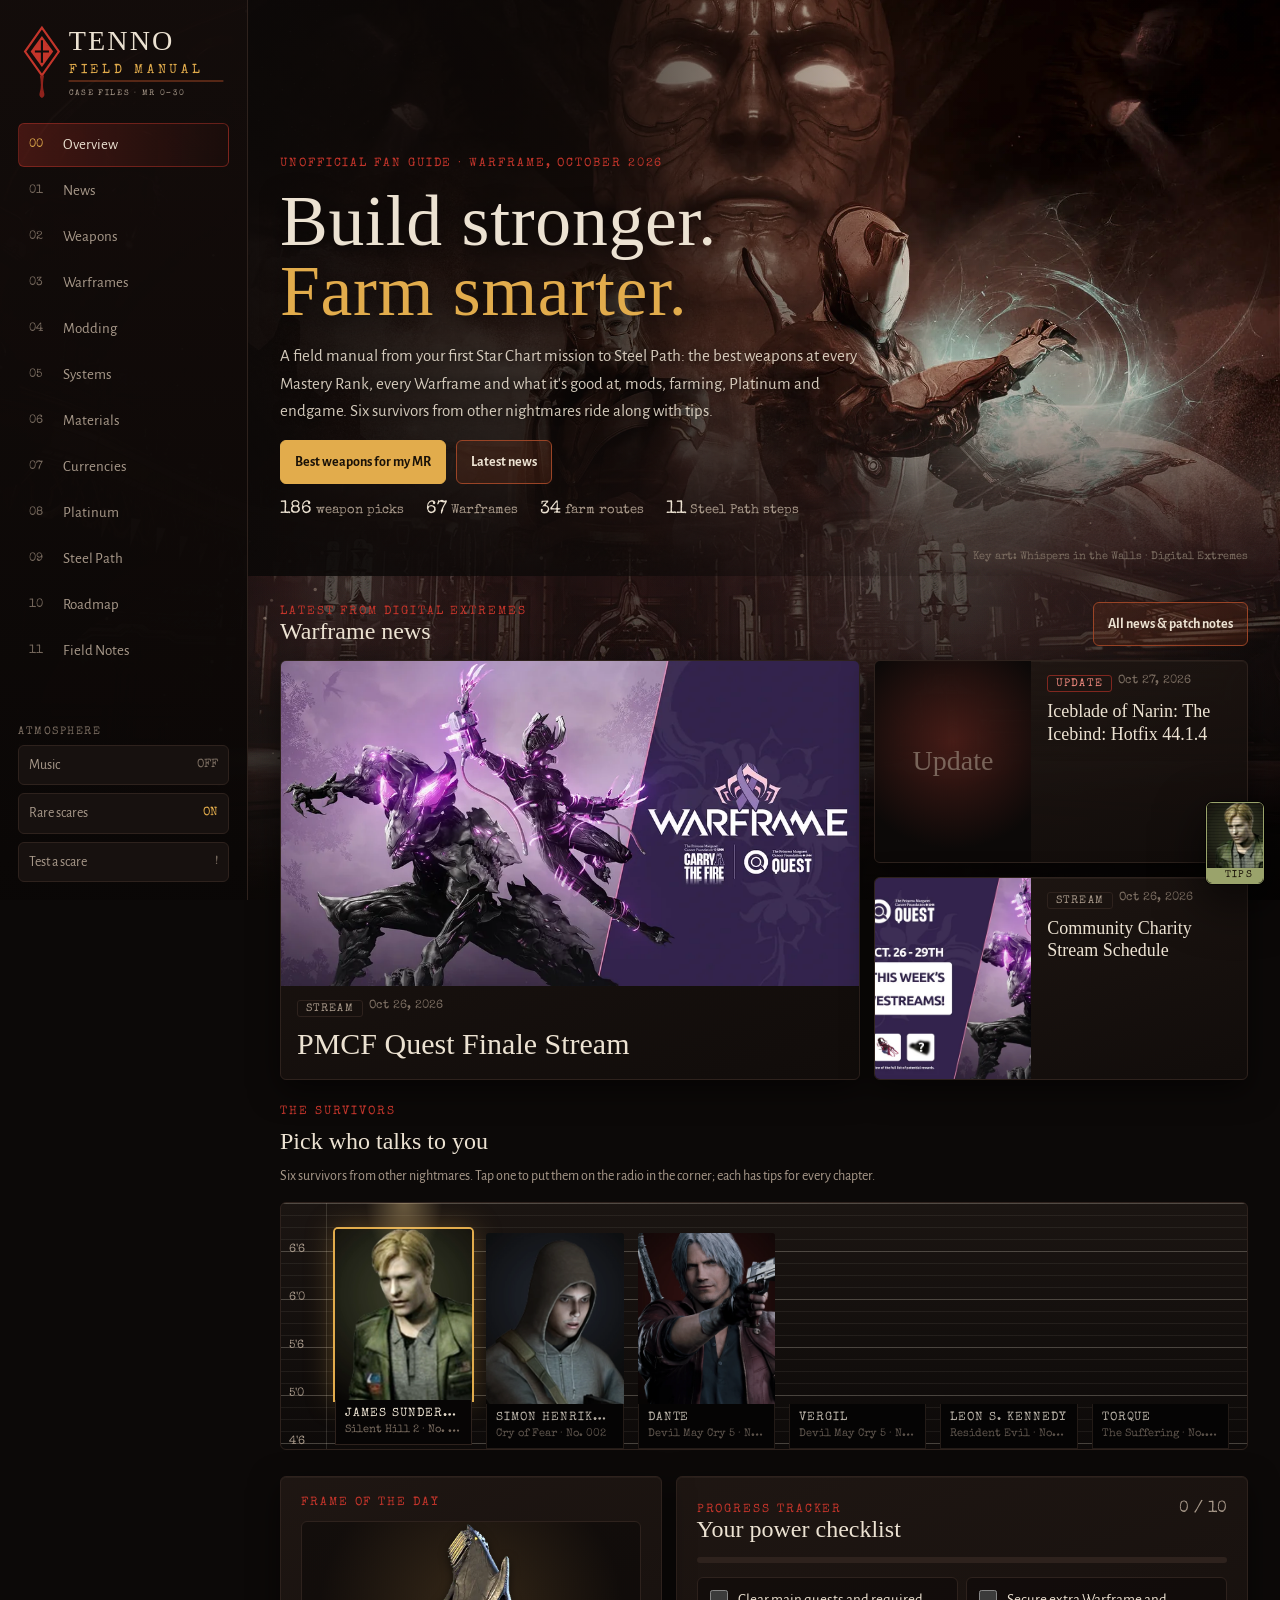
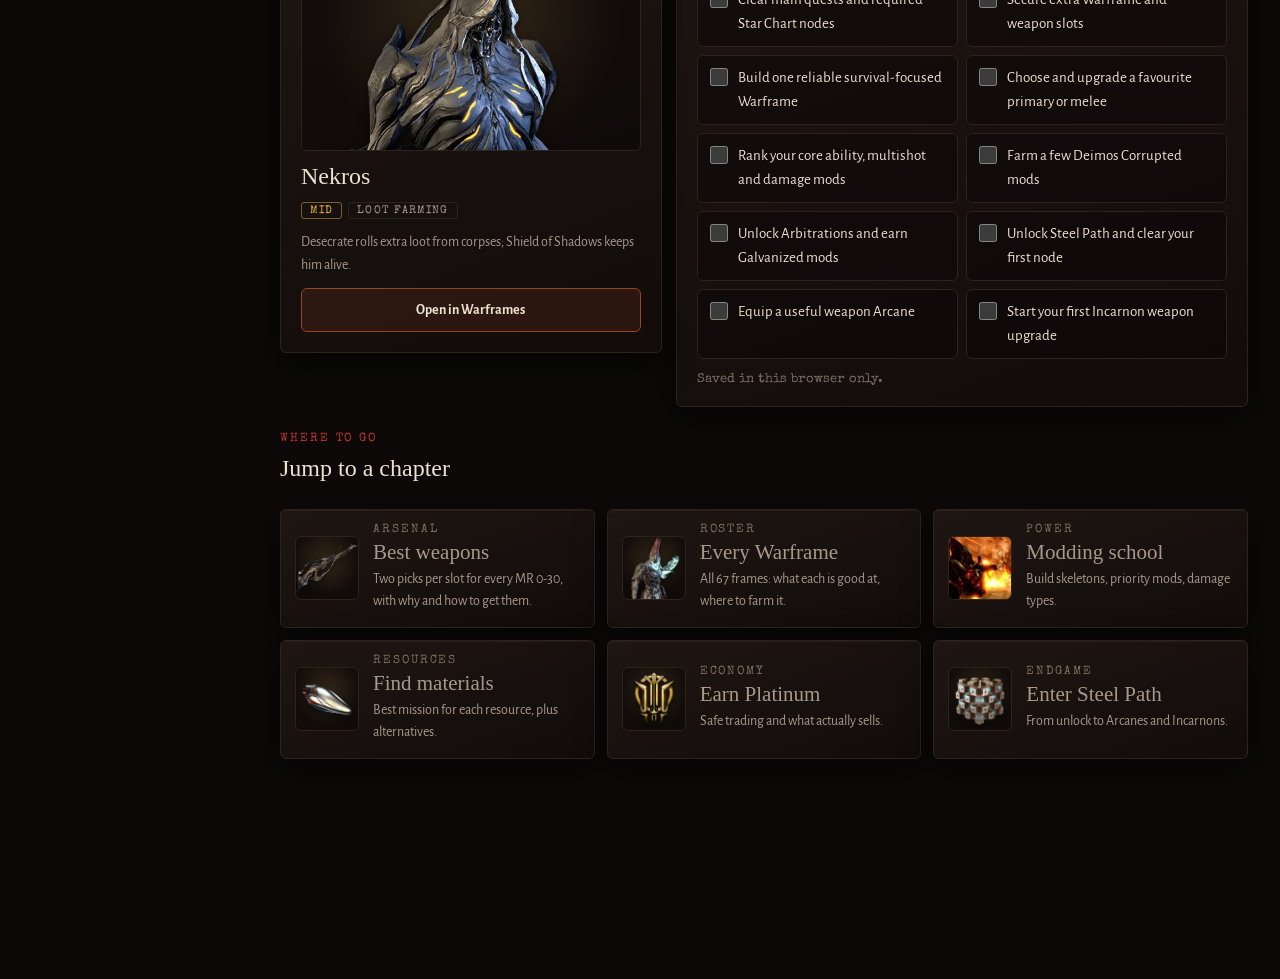
<file: warframe-guide/index.html>
<!doctype html>
<html lang="en">
<head>
<meta charset="utf-8">
<meta name="viewport" content="width=device-width, initial-scale=1, viewport-fit=cover">
<title>Tenno Field Manual</title>
<meta name="claude:viewport-fit-sides" content="cover">
<meta name="description" content="Unofficial horror-themed Warframe guide: best weapons for every Mastery Rank, every Warframe, modding, farming, Platinum and Steel Path, with tips from six survival-horror companions.">
<meta name="theme-color" content="#0c0908">
<link rel="preconnect" href="https://fonts.googleapis.com">
<link rel="preconnect" href="https://fonts.gstatic.com" crossorigin>
<link rel="stylesheet" href="https://fonts.googleapis.com/css2?family=Alegreya+Sans:wght@400;500;700&family=IM+Fell+English+SC&family=Special+Elite&display=swap">
<link rel="stylesheet" href="assets/style.css">
</head>
<body>
<div class="backdrop" id="backdrop" aria-hidden="true"></div>
<canvas id="room" aria-hidden="true"></canvas>
<div class="fog" aria-hidden="true"></div>
<div class="grain" aria-hidden="true"></div>
<div class="vignette" aria-hidden="true"></div>

<svg width="0" height="0" style="position:absolute" aria-hidden="true">
  <defs>
    <filter id="distress" x="-5%" y="-5%" width="110%" height="110%">
      <feTurbulence type="fractalNoise" baseFrequency=".9" numOctaves="2" seed="4" result="n"/>
      <feDisplacementMap in="SourceGraphic" in2="n" scale="1.6" result="d"/>
      <feTurbulence type="fractalNoise" baseFrequency="2.2" numOctaves="1" seed="9" result="speck"/>
      <feColorMatrix in="speck" type="matrix" values="0 0 0 0 0  0 0 0 0 0  0 0 0 0 0  0 0 0 -1.1 1.75" result="mask"/>
      <feComposite in="d" in2="mask" operator="in"/>
    </filter>
    <symbol id="logo" viewBox="0 0 300 118">
      <g filter="url(#distress)">
        <path d="M34 8 L58 42 L34 76 L10 42 Z" fill="none" stroke="#c4352b" stroke-width="3"/>
        <path d="M34 20 L50 42 L34 64 L18 42 Z" fill="#c4352b"/>
        <path d="M34 26 L34 58 M24 42 L44 42" stroke="#0c0908" stroke-width="3"/>
        <path d="M31 76 q3 14 0 24 q-2 6 3 8 q5 -2 3 -8 q-3 -10 0 -24z" fill="#8f231c"/>
        <text x="72" y="40" fill="#ece2d2" font-family="IM Fell English SC, Georgia, serif" font-size="40" letter-spacing="3">TENNO</text>
        <text x="72" y="72" fill="#e2ac4c" font-family="Special Elite, Courier New, monospace" font-size="18.5" letter-spacing="5.5">FIELD MANUAL</text>
        <path d="M72 84 H292" stroke="#9a4426" stroke-width="1.5"/>
        <text x="72" y="104" fill="#a8998a" font-family="Special Elite, Courier New, monospace" font-size="11" letter-spacing="2.4">CASE FILES · MR 0–30</text>
      </g>
    </symbol>
  </defs>
</svg>

<div class="shell">
  <aside class="sidebar" aria-label="Chapters">
    <a class="logo" href="#home" aria-label="Tenno Field Manual home"><svg viewBox="0 0 300 118" role="img" aria-label="Tenno Field Manual"><use href="#logo"/></svg></a>
    <nav class="chapters" id="chapters" aria-label="Guide chapters"></nav>
    <div class="controls">
      <span class="label">Atmosphere</span>
      <button class="toggle" type="button" data-toggle="ambience" aria-pressed="false">Music <b>OFF</b></button>
      <label class="vol" hidden><span>Volume</span><input type="range" id="vol-side" min="0" max="100" step="1" aria-label="Music volume"></label>
      <button class="toggle" type="button" data-toggle="scares" aria-pressed="true">Rare scares <b>ON</b></button>
      <button class="toggle" type="button" data-toggle="test">Test a scare <b>!</b></button>
    </div>
  </aside>

  <header class="topbar">
    <div class="bar">
      <a class="logo" href="#home" aria-label="Tenno Field Manual home"><svg viewBox="0 0 300 118" role="img" aria-label="Tenno Field Manual"><use href="#logo"/></svg></a>
      <div class="mini">
        <button class="toggle" type="button" data-toggle="ambience" aria-pressed="false" aria-label="Music">Music <b>OFF</b></button>
        <button class="toggle" type="button" data-toggle="scares" aria-pressed="true" aria-label="Rare scares">Scares <b>ON</b></button>
      </div>
    </div>
    <nav class="strip" id="strip" aria-label="Guide chapters"></nav>
  </header>

  <main><div class="page" id="page"></div></main>
</div>

<aside class="radio" id="radio" aria-label="Companion tips">
  <div class="face" id="r-face" role="button"></div>
  <div class="body">
    <button class="hide" id="r-hide" type="button" aria-label="Hide companion tips">×</button>
    <div class="who"><b id="r-name"></b><span id="r-game"></span></div>
    <div class="tag" id="r-tag"></div>
    <p class="line" id="r-line" aria-live="polite"></p>
    <div class="row">
      <button class="btn primary" id="r-next" type="button">Another hint ↻</button>
      <button class="btn" id="r-tone" type="button">Tone: Mixed</button>
      <div class="dots" id="r-dots" role="group" aria-label="Choose companion"></div>
    </div>
  </div>
</aside>
<div class="scare" id="scare" aria-hidden="true"><div class="sc-face"></div><canvas class="sc-static" width="160" height="90"></canvas><p></p></div>
<div class="power" aria-hidden="true"></div>

<noscript><p style="position:relative;z-index:5;padding:24px;color:#ece2d2">This guide needs JavaScript for its chapters and search.</p></noscript>
<script src="assets/art.js"></script>
<script src="assets/keyart.js"></script>
<script src="assets/data.js"></script>
<script src="assets/news.js"></script>
<script src="assets/portraits.js"></script>
<script src="assets/companions.js"></script>
<script src="assets/app.js"></script>
</body>
</html>
</file>
<file: warframe-guide/assets/style.css>
/* Layout: a sanatorium case file. Fixed sidebar of chapter tabs on desktop, sticky chapter strip on phones,
   painted canvas room behind everything, and a companion "radio" in the bottom-right corner.
   Deliberately single-theme (dark horror), so every colour is set explicitly here. */
:root {
  color-scheme: dark;
  --void: #0c0908;          /* page ground */
  --ash: #17110f;           /* panels */
  --ash-2: #211814;         /* raised panels */
  --soot: #2e221d;          /* borders on panels */
  --bone: #ece2d2;          /* main text */
  --fog: #a8998a;           /* secondary text */
  --dim: #7b6d61;           /* captions */
  --rust: #9a4426;          /* structure, rules */
  --blood: #c4352b;         /* alarms, active states */
  --lamp: #e2ac4c;          /* flashlight amber: the one bold accent */
  --lamp-ink: #1a1208;      /* text on lamp */
  --shadow: rgba(0, 0, 0, .55);
  --display: "IM Fell English SC", "IM Fell English", Georgia, "Times New Roman", serif;
  --memo: "Special Elite", "Courier Prime", "Courier New", monospace;
  --body: "Alegreya Sans", "Gill Sans", "Trebuchet MS", system-ui, sans-serif;
  --radius: 6px;
  --side: 248px;
}

* { box-sizing: border-box; }
html { scroll-behavior: smooth; background: var(--void); }
body {
  margin: 0;
  background: var(--void);
  color: var(--bone);
  font: 16px/1.6 var(--body);
  -webkit-font-smoothing: antialiased;
  overflow-x: hidden;
}
body::before { content: ""; position: fixed; inset: 0 0 auto; height: env(safe-area-inset-top, 0px); z-index: 60; background: var(--void); }
a { color: var(--lamp); text-underline-offset: 3px; }
a:hover { color: var(--bone); }
button, input, select { font: inherit; color: inherit; }
button { cursor: pointer; }
:focus-visible { outline: 2px solid var(--lamp); outline-offset: 3px; }
h1, h2, h3 { text-wrap: balance; margin: 0; font-weight: 400; }
p { margin: 0; }
img { max-width: 100%; }
[hidden] { display: none !important; }

/* ---------- atmosphere layers ---------- */
.backdrop { position: fixed; inset: 0; z-index: 0; background: var(--void) center 30% / cover no-repeat; }
.backdrop::after { content: ""; position: absolute; inset: 0; background: linear-gradient(180deg, rgba(12, 9, 8, .35), rgba(12, 9, 8, .62) 60%, rgba(12, 9, 8, .82)); }
#room { position: fixed; inset: 0; width: 100%; height: 100%; z-index: 0; display: block; }
.power { position: fixed; inset: 0; z-index: 95; pointer-events: none; background: #000; opacity: 0; }
body.power-on .power { animation: power 1.8s steps(1, end) both; }
body.power-on .burn { animation: burn 2.5s ease-out both; }
@keyframes power { 0% { opacity: 0; } 6% { opacity: .88; } 10% { opacity: .2; } 15% { opacity: .92; } 22% { opacity: .35; } 27% { opacity: .82; } 40% { opacity: .1; } 46% { opacity: .5; } 52%, 100% { opacity: 0; } }
@keyframes burn { 0%, 45% { opacity: .35; text-shadow: none; } 62% { opacity: 1; text-shadow: 0 0 30px rgba(226, 172, 76, .7); } 100% { opacity: 1; } }
.fog, .grain, .vignette { position: fixed; inset: 0; pointer-events: none; z-index: 1; }
.fog {
  background:
    radial-gradient(60% 35% at 20% 85%, rgba(150, 130, 115, .10), transparent 70%),
    radial-gradient(50% 30% at 80% 75%, rgba(150, 130, 115, .08), transparent 70%);
  animation: drift 38s ease-in-out infinite alternate;
}
.grain {
  opacity: .14; mix-blend-mode: overlay;
  background-image: url("data:image/svg+xml;utf8,<svg xmlns='http://www.w3.org/2000/svg' width='160' height='160'><filter id='n'><feTurbulence type='fractalNoise' baseFrequency='.85' numOctaves='3' stitchTiles='stitch'/></filter><rect width='160' height='160' filter='url(%23n)'/></svg>");
  animation: grain 1.2s steps(4) infinite;
}
.vignette { background: radial-gradient(120% 90% at 50% 40%, transparent 45%, rgba(0, 0, 0, .78) 100%); }
body[data-flicker="on"] .vignette { animation: flicker 9s infinite; }
@keyframes drift { from { transform: translateX(-3%); } to { transform: translateX(3%); } }
@keyframes grain { 0% { transform: translate(0, 0); } 25% { transform: translate(-6px, 4px); } 50% { transform: translate(5px, -5px); } 75% { transform: translate(-3px, -7px); } 100% { transform: translate(0, 0); } }
@keyframes flicker { 0%, 92%, 100% { opacity: 1; } 93% { opacity: .55; } 94% { opacity: 1; } 96% { opacity: .7; } }

/* ---------- shell ---------- */
.shell { position: relative; z-index: 2; min-height: 100vh; }
.sidebar {
  position: fixed; top: 0; bottom: 0; left: 0; width: var(--side); z-index: 30;
  padding: calc(22px + env(safe-area-inset-top, 0px)) 18px calc(18px + env(safe-area-inset-bottom, 0px)) max(18px, env(safe-area-inset-left, 0px));
  background: linear-gradient(180deg, rgba(20, 13, 11, .94), rgba(10, 7, 6, .96));
  border-right: 1px solid var(--soot);
  display: flex; flex-direction: column; gap: 18px; overflow-y: auto;
}
.logo { display: block; text-decoration: none; color: var(--bone); }
.logo svg { display: block; width: 100%; height: auto; }
.chapters { display: flex; flex-direction: column; gap: 2px; }
.chapter {
  display: grid; grid-template-columns: 26px 1fr; align-items: center; gap: 8px;
  padding: 9px 10px; border: 1px solid transparent; border-radius: var(--radius);
  background: transparent; color: var(--fog); text-align: left; font-size: 15px;
}
.chapter .no { font: 12px var(--memo); color: var(--dim); }
.chapter:hover { color: var(--bone); background: rgba(154, 68, 38, .12); }
.chapter[aria-current="page"] { color: var(--bone); background: linear-gradient(90deg, rgba(196, 53, 43, .28), rgba(196, 53, 43, .04)); border-color: rgba(196, 53, 43, .45); }
.chapter[aria-current="page"] .no { color: var(--lamp); }
.controls { margin-top: auto; display: grid; gap: 8px; }
.controls .label { font: 11px var(--memo); letter-spacing: .14em; text-transform: uppercase; color: var(--dim); }
.toggle {
  display: flex; justify-content: space-between; align-items: center; gap: 10px;
  padding: 8px 10px; border: 1px solid var(--soot); border-radius: var(--radius); background: var(--ash); color: var(--fog); font-size: 14px;
}
.toggle b { font: 12px var(--memo); color: var(--dim); }
.toggle[aria-pressed="true"] b { color: var(--lamp); }
.toggle:hover { border-color: var(--rust); color: var(--bone); }

.topbar { display: none; }
main {
  --gutter: 32px; --top: 34px;
  margin-left: var(--side);
  padding-block: 34px 220px;
  padding-left: max(32px, env(safe-area-inset-left, 0px));
  padding-right: max(32px, env(safe-area-inset-right, 0px));
}
.page { max-width: 1080px; margin: 0 auto; }
.view { display: grid; gap: 26px; animation: rise .35s ease both; }
.view[hidden] { display: none !important; }
@keyframes rise { from { opacity: .4; transform: translateY(6px); } to { opacity: 1; transform: none; } }

/* ---------- type ---------- */
.case { font: 12px var(--memo); letter-spacing: .16em; text-transform: uppercase; color: var(--blood); }
.title { font: 400 clamp(32px, 4.6vw, 52px)/1.04 var(--display); letter-spacing: .01em; }
.lede { max-width: 66ch; color: var(--fog); font-size: 17px; }
.head { display: grid; gap: 10px; }
h3.sub { font: 400 24px/1.15 var(--display); }
.memo { font-family: var(--memo); }
.muted { color: var(--fog); }
.small { font-size: 14px; }

/* ---------- surfaces ---------- */
.panel {
  background: linear-gradient(160deg, rgba(33, 24, 20, .92), rgba(18, 13, 11, .94));
  border: 1px solid var(--soot); border-radius: var(--radius);
  box-shadow: 0 10px 30px var(--shadow), inset 0 1px 0 rgba(255, 240, 220, .04);
}
.note {
  padding: 14px 16px; border-left: 3px solid var(--blood); background: rgba(196, 53, 43, .09); color: var(--bone);
  border-radius: 0 var(--radius) var(--radius) 0; font-size: 15px;
}
.note b { color: var(--lamp); font-weight: 600; }
.grid { display: grid; gap: 14px; grid-template-columns: repeat(auto-fill, minmax(min(100%, 300px), 1fr)); }
.grid.two { grid-template-columns: repeat(auto-fill, minmax(min(100%, 420px), 1fr)); }
.card { padding: 18px; display: grid; gap: 8px; align-content: start; min-width: 0; }
.card h3 { font: 400 21px/1.2 var(--display); }
.card p { color: var(--fog); font-size: 15px; }
.card p b { color: var(--bone); font-weight: 600; }
.chip {
  justify-self: start; display: inline-block; padding: 2px 8px; border: 1px solid var(--soot); border-radius: 3px;
  font: 11px var(--memo); letter-spacing: .1em; text-transform: uppercase; color: var(--fog); white-space: nowrap;
}
.chip.lamp { border-color: rgba(226, 172, 76, .5); color: var(--lamp); }
.chip.blood { border-color: rgba(196, 53, 43, .6); color: #f08a7f; }
.card-top { display: flex; gap: 12px; align-items: center; min-width: 0; }
.card-top > div { min-width: 0; display: grid; gap: 4px; }
.art {
  flex: none; width: 64px; height: 64px; border-radius: var(--radius); display: grid; place-items: center;
  background: radial-gradient(circle at 50% 40%, rgba(226, 172, 76, .14), rgba(0, 0, 0, .35) 70%); border: 1px solid var(--soot); overflow: hidden;
}
.art img { width: 100%; height: 100%; object-fit: contain; filter: drop-shadow(0 3px 5px rgba(0, 0, 0, .6)); }
.art .glyph { font: 26px var(--display); color: var(--lamp); }
.art.big { width: 92px; height: 92px; }
details { border-top: 1px dashed var(--soot); padding-top: 8px; }
summary { cursor: pointer; color: var(--lamp); font: 13px var(--memo); letter-spacing: .06em; list-style: none; display: flex; justify-content: space-between; }
summary::-webkit-details-marker { display: none; }
summary::after { content: "+"; color: var(--fog); }
details[open] summary::after { content: "−"; }
details p { margin-top: 8px; }

/* ---------- toolbars ---------- */
.toolbar { display: flex; flex-wrap: wrap; gap: 10px; align-items: center; }
.search, .select {
  min-height: 44px; padding: 10px 12px; border-radius: var(--radius); border: 1px solid var(--soot);
  background: rgba(10, 7, 6, .85); color: var(--bone); outline: none;
}
.search { flex: 1 1 260px; min-width: 0; }
.search::placeholder { color: var(--dim); }
.search:focus, .select:focus { border-color: var(--lamp); }
.btn {
  min-height: 44px; padding: 9px 14px; border-radius: var(--radius); border: 1px solid var(--rust);
  background: rgba(154, 68, 38, .18); color: var(--bone); font-weight: 600; font-size: 14px;
}
.btn:hover { background: rgba(154, 68, 38, .32); }
.btn.on, .btn.primary { background: var(--lamp); border-color: var(--lamp); color: var(--lamp-ink); }
.pills { display: flex; flex-wrap: wrap; gap: 6px; }
.pill { min-height: 34px; padding: 4px 11px; border-radius: 3px; border: 1px solid var(--soot); background: var(--ash); color: var(--fog); font-size: 14px; }
.pill[aria-pressed="true"] { background: var(--blood); border-color: var(--blood); color: var(--bone); }
.status { font: 13px var(--memo); color: var(--dim); }

/* ---------- home ---------- */
.hero-art {
  position: relative; overflow: hidden; display: grid; align-items: end;
  margin: calc(-1 * var(--top)) calc(-1 * var(--gutter)) 0; min-height: clamp(480px, 64vh, 660px);
}
.hero-img {
  position: absolute; inset: 0; width: 100%; height: 100%; object-fit: cover; object-position: 72% 28%;
  -webkit-mask-image: linear-gradient(180deg, #000 62%, transparent); mask-image: linear-gradient(180deg, #000 62%, transparent);
}
.hero-art::before {
  content: ""; position: absolute; inset: 0; z-index: 1;
  background: linear-gradient(90deg, rgba(12, 9, 8, .94) 0%, rgba(12, 9, 8, .72) 34%, rgba(12, 9, 8, .1) 66%, transparent);
}
.hero-text { position: relative; z-index: 2; display: grid; gap: 16px; max-width: 780px; padding: 48px var(--gutter) 58px; }
.hero-text .title { font-size: clamp(44px, 5.6vw, 80px); line-height: .98; text-shadow: 0 3px 24px rgba(0, 0, 0, .85); }
.hero-text .title em { font-style: normal; color: var(--lamp); }
.hero-text .lede { color: var(--bone); opacity: .88; text-shadow: 0 1px 10px rgba(0, 0, 0, .9); }
.hero-actions { display: flex; flex-wrap: wrap; gap: 10px; }
.credit { position: absolute; right: var(--gutter); bottom: 14px; z-index: 2; font: 11px var(--memo); color: var(--dim); }
.facts { display: flex; flex-wrap: wrap; gap: 8px 22px; font: 13px var(--memo); color: var(--fog); }
.facts b { color: var(--bone); font-weight: 400; font-size: 18px; margin-right: 4px; }
.featured { padding: 20px; display: grid; gap: 12px; align-content: start; position: relative; overflow: hidden; }
.featured .art { width: 100%; height: 230px; }
.featured .art img { width: 100%; height: 100%; object-fit: contain; }
.lineup-wrap { display: grid; gap: 14px; }
.lineup {
  position: relative; overflow: hidden; padding: 30px 18px 0 54px; border: 1px solid var(--soot); border-radius: var(--radius);
  background:
    repeating-linear-gradient(180deg, rgba(236, 226, 210, .2) 0 1px, transparent 1px 48px),
    repeating-linear-gradient(180deg, rgba(236, 226, 210, .07) 0 1px, transparent 1px 12px),
    linear-gradient(180deg, #1b1512, #0d0a09);
}
.ruler { position: absolute; left: 0; top: 0; bottom: 0; width: 46px; border-right: 1px solid rgba(236, 226, 210, .15); }
.ruler span { position: absolute; left: 8px; font: 12px var(--memo); color: var(--fog); }
.cast { position: relative; display: grid; grid-template-columns: repeat(6, minmax(0, 1fr)); gap: 14px; align-items: start; }
.cast-card {
  position: relative; padding: 0; border: 0; background: none; display: grid; text-align: left; color: var(--bone);
  filter: brightness(.78) saturate(.85); transition: filter .25s, transform .25s;
}
.cast-card::before {
  content: ""; position: absolute; left: 10%; right: 10%; top: -30px; height: 70%; z-index: 1; pointer-events: none; opacity: 0;
  background: radial-gradient(50% 60% at 50% 0%, rgba(255, 220, 150, .35), transparent 70%); transition: opacity .25s;
}
.cast:hover .cast-card { filter: brightness(.55) saturate(.7); }
.cast .cast-card:hover, .cast .cast-card:focus-visible, .cast-card[aria-pressed="true"] { filter: none; transform: translateY(-4px); }
.cast-card:hover::before, .cast-card[aria-pressed="true"]::before { opacity: 1; }
.cast-card svg, .cast-card .portrait { display: block; width: 100%; height: auto; aspect-ratio: 4 / 5; object-fit: cover; border-radius: 3px 3px 0 0; }
.cast-card[aria-pressed="true"] .portrait, .cast-card[aria-pressed="true"] svg { box-shadow: 0 0 0 2px var(--lamp), 0 0 30px rgba(226, 172, 76, .35); }
.placard { display: grid; gap: 2px; padding: 7px 9px 9px; background: #070505; border: 1px solid var(--soot); border-top: 0; }
.placard b, .placard span { white-space: nowrap; overflow: hidden; text-overflow: ellipsis; }
.placard b { font: 12px/1.2 var(--memo); letter-spacing: .08em; text-transform: uppercase; color: var(--bone); }
.placard span { font: 11px var(--memo); color: var(--dim); }

/* magazine news */
.news-mag { display: grid; gap: 14px; }
.mag-head { display: flex; justify-content: space-between; align-items: end; gap: 12px; flex-wrap: wrap; }
.mag { display: grid; grid-template-columns: minmax(0, 1.55fr) minmax(0, 1fr); gap: 14px; }
.news-card.lead { grid-row: span 2; }
.news-card.lead .news-body b { font-size: clamp(22px, 2.4vw, 30px); }
.news-card.mini { grid-template-columns: 42% minmax(0, 1fr); grid-template-rows: auto; }
.news-card.mini .news-img { aspect-ratio: auto; height: 100%; min-height: 120px; }

.home-pair { display: grid; grid-template-columns: minmax(0, 1fr) minmax(0, 1.5fr); gap: 14px; align-items: start; }
.quick { display: grid; grid-template-columns: repeat(3, minmax(0, 1fr)); gap: 12px; }
.quick button { text-align: left; padding: 14px; display: grid; grid-template-columns: 64px minmax(0, 1fr); gap: 14px; align-items: center; color: var(--bone); }
.q-text { display: grid; gap: 4px; min-width: 0; }
.quick button:hover { border-color: var(--rust); }
.quick .case { color: var(--dim); }
.quick b { font: 400 21px/1.15 var(--display); }
.quick span:last-child { color: var(--fog); font-size: 14px; }
.checklist { padding: 20px; display: grid; gap: 14px; }
.check-head { display: flex; justify-content: space-between; gap: 12px; align-items: baseline; flex-wrap: wrap; }
.meter { height: 6px; background: var(--soot); border-radius: 3px; overflow: hidden; }
.meter i { display: block; height: 100%; width: 0; background: linear-gradient(90deg, var(--blood), var(--lamp)); transition: width .25s; }
.tasks { display: grid; grid-template-columns: repeat(2, minmax(0, 1fr)); gap: 8px; }
.task { display: flex; gap: 10px; align-items: flex-start; padding: 10px 12px; border: 1px solid var(--soot); border-radius: var(--radius); background: rgba(10, 7, 6, .5); font-size: 15px; cursor: pointer; }
.task input { accent-color: var(--blood); width: 18px; height: 18px; margin: 2px 0 0; flex: none; }
.task.done span { color: var(--dim); text-decoration: line-through; }

/* ---------- weapons ---------- */
.mr-strip { display: flex; gap: 5px; overflow-x: auto; padding-bottom: 6px; scrollbar-width: thin; }
.mr {
  flex: none; min-width: 42px; min-height: 40px; border-radius: 3px; border: 1px solid var(--soot); background: var(--ash);
  color: var(--fog); font: 14px var(--memo); font-variant-numeric: tabular-nums;
}
.mr.endgame { border-style: dashed; }
.mr[aria-pressed="true"] { background: var(--lamp); color: var(--lamp-ink); border-color: var(--lamp); }
.rank { display: grid; gap: 16px; }
.rank + .rank { padding-top: 22px; border-top: 1px solid var(--soot); }
.rank-head { display: flex; align-items: baseline; gap: 14px; flex-wrap: wrap; }
.rank-head .title { font-size: clamp(28px, 3.5vw, 40px); }
.slots { display: grid; grid-template-columns: repeat(3, minmax(0, 1fr)); gap: 14px; }
.slot { display: grid; gap: 10px; align-content: start; min-width: 0; }
.slot > .case { color: var(--lamp); }
.why { padding: 10px 12px; border-left: 2px solid var(--lamp); background: rgba(226, 172, 76, .07); border-radius: 0 4px 4px 0; font-size: 14px; color: var(--bone); }
.why b { font: 11px var(--memo); letter-spacing: .1em; color: var(--lamp); display: block; margin-bottom: 2px; }
.wmr { font: 12px var(--memo); color: var(--dim); font-variant-numeric: tabular-nums; }

/* ---------- lists ---------- */
.steps { display: grid; gap: 12px; counter-reset: step; }
.step { display: grid; grid-template-columns: 52px minmax(0, 1fr); gap: 14px; padding: 16px 18px; }
.step::before { counter-increment: step; content: counter(step, decimal-leading-zero); font: 400 30px/1 var(--display); color: var(--blood); }
.step > div { display: grid; gap: 6px; min-width: 0; }
.step h3 { font: 400 21px/1.2 var(--display); }
.step p { color: var(--fog); }
.step .tip { font: 13px var(--memo); color: var(--lamp); }
ol.build { margin: 0; padding-left: 20px; color: var(--fog); font-size: 15px; display: grid; gap: 4px; }
.table-wrap { overflow-x: auto; }
table { border-collapse: collapse; width: 100%; font-size: 15px; }
th, td { text-align: left; padding: 10px 12px; border-bottom: 1px solid var(--soot); vertical-align: top; }
th { font: 12px var(--memo); letter-spacing: .1em; text-transform: uppercase; color: var(--dim); font-weight: 400; }
td b { color: var(--bone); font-weight: 600; }
.empty { padding: 24px; text-align: center; color: var(--fog); font-family: var(--memo); }

/* ---------- news ---------- */
.news-strip { padding: 20px; display: grid; gap: 14px; }
.news-card { display: grid; grid-template-rows: auto 1fr; overflow: hidden; text-decoration: none; color: var(--bone); min-width: 0; }
.news-card:hover { border-color: var(--rust); color: var(--bone); }
.news-card:hover .news-img img { transform: scale(1.03); }
.news-img { display: block; aspect-ratio: 16 / 9; overflow: hidden; background: radial-gradient(circle at 50% 40%, rgba(196, 53, 43, .25), var(--void) 75%); }
.news-img img { display: block; width: 100%; height: 100%; object-fit: cover; transition: transform .3s; }
.news-img.none { display: grid; place-items: center; }
.news-img.none span { font: 400 28px var(--display); color: var(--fog); opacity: .6; }
.news-body { display: grid; gap: 8px; padding: 14px 16px 16px; align-content: start; }
.news-body b { font: 400 19px/1.25 var(--display); }
.news-card.mini .news-body b { font-size: 18px; }
.news-bar { display: flex; flex-wrap: wrap; justify-content: space-between; align-items: center; gap: 10px; }
.notes { display: grid; gap: 10px; }
.note-row { display: grid; gap: 4px; padding: 14px 18px; text-decoration: none; color: var(--bone); }
.note-row:hover { border-color: var(--rust); color: var(--bone); }
.note-row b { font: 400 20px/1.25 var(--display); }

/* ---------- companion radio ---------- */
.radio {
  position: fixed; z-index: 50;
  right: calc(16px + env(safe-area-inset-right, 0px)); bottom: calc(16px + env(safe-area-inset-bottom, 0px));
  width: min(400px, calc(100vw - 32px));
  display: grid; grid-template-columns: 104px minmax(0, 1fr); gap: 0;
  background: linear-gradient(160deg, rgba(30, 21, 18, .97), rgba(12, 8, 7, .98));
  border: 1px solid var(--accent, var(--rust)); border-radius: var(--radius);
  box-shadow: 0 18px 50px rgba(0, 0, 0, .7), 0 0 0 1px rgba(0, 0, 0, .6);
  overflow: hidden; transition: border-color .3s;
}
.radio .face { position: relative; background: var(--void); }
.radio .face svg, .radio .face .portrait { display: block; width: 100%; height: 100%; object-fit: cover; object-position: center top; }
.radio .face .portrait { position: absolute; inset: 0; }
.radio .face::after { content: ""; position: absolute; inset: 0; background: repeating-linear-gradient(0deg, rgba(0, 0, 0, .18) 0 1px, transparent 1px 3px); pointer-events: none; }
.radio .body { padding: 12px 14px 12px; display: grid; gap: 7px; min-width: 0; }
.radio .who { padding-right: 26px; display: flex; justify-content: space-between; gap: 8px; align-items: baseline; }
.radio .who b { font: 400 19px/1.1 var(--display); color: var(--bone); }
.radio .who span { font: 11px var(--memo); color: var(--dim); white-space: nowrap; }
.radio .tag { font: 11px var(--memo); letter-spacing: .12em; color: var(--accent, var(--lamp)); }
.radio .line { font: 15px/1.5 var(--memo); color: var(--bone); min-height: 4.5em; }
.radio .row { display: flex; gap: 6px; align-items: center; flex-wrap: wrap; }
.radio .btn { min-height: 36px; padding: 6px 11px; font-size: 13px; }
.radio .dots { display: flex; gap: 5px; margin-left: auto; }
.radio .dot { width: 14px; height: 14px; border-radius: 50%; border: 1px solid var(--soot); background: var(--ash); padding: 0; }
.radio .dot[aria-pressed="true"] { background: var(--accent, var(--lamp)); border-color: var(--accent, var(--lamp)); }
.radio .hide { position: absolute; top: 6px; right: 8px; width: 28px; height: 28px; border: 0; background: transparent; color: var(--dim); font-size: 20px; line-height: 1; padding: 0; }
.radio .hide:hover { color: var(--bone); }
.radio.closed { width: auto; grid-template-columns: 56px; }
.radio.closed .body { display: none; }
.radio.closed .face { width: 64px; height: 80px; cursor: pointer; }
.radio.closed .face::before {
  content: "TIPS"; position: absolute; left: 0; right: 0; bottom: 0; z-index: 2; padding: 2px 0 3px; text-align: center;
  font: 10px var(--memo); letter-spacing: .14em; color: var(--lamp-ink); background: var(--accent, var(--lamp));
}
.radio.closed:hover { border-color: var(--lamp); }
.radio.closed .hide { display: none; }
.radio.talk .face svg, .radio.talk .face .portrait { animation: talk .35s ease 2; }
@keyframes talk { 50% { transform: translateY(-2px); } }

/* ---------- scare ---------- */
.scare {
  position: fixed; inset: 0; z-index: 90; display: grid; place-items: center; text-align: center; padding: 24px;
  background: #000; pointer-events: none; opacity: 0; overflow: hidden;
}
.scare.show { opacity: 1; }
.sc-face, .sc-static { position: absolute; inset: 0; opacity: 0; }
.sc-face { background: #000 no-repeat; transform-origin: 50% 40%; filter: contrast(1.7) brightness(1.2) sepia(.5) saturate(2.4) hue-rotate(-18deg); }
.sc-face .portrait, .sc-face svg { width: 100%; height: 100%; object-fit: cover; object-position: center 22%; transform: scaleY(1.12); filter: grayscale(1) contrast(2.2) brightness(.6); }
.sc-static { width: 100%; height: 100%; image-rendering: pixelated; }
.scare.static .sc-static { opacity: .9; }
.scare.hit .sc-face { opacity: 1; animation: lunge 1.9s steps(18, end) forwards; }
.scare.hit::after { content: ""; position: absolute; inset: 0; background: #c4121a; mix-blend-mode: multiply; animation: redcut 1.9s steps(1, end) forwards; }
.scare p {
  position: relative; z-index: 3; opacity: 0; max-width: 18ch;
  font: 400 clamp(28px, 5.5vw, 62px)/1.05 var(--display); color: #fff; text-shadow: 4px 0 #f0141e, -4px 0 #10d0ff, 0 0 30px #000;
}
.scare.hit p { animation: shout 1.9s steps(1, end) forwards; }
@keyframes lunge {
  0% { transform: scale(.4); }
  6% { transform: scale(1.55) translate(1.5%, .5%); }
  12% { transform: scale(1.4) translate(-1.5%, 0); }
  24% { transform: scale(1.7) translate(.6%, -.6%); }
  100% { transform: scale(1.95) translate(-.4%, .4%); }
}
/* at most two hard red cuts, kept well under three flashes a second */
@keyframes redcut { 0% { opacity: .95; } 12% { opacity: .15; } 40% { opacity: .7; } 52%, 100% { opacity: .25; } }
@keyframes shout { 0%, 18% { opacity: 0; } 19% { opacity: 1; transform: translateX(-6px) skewX(-6deg); } 23% { transform: translateX(5px); } 27%, 100% { opacity: 1; transform: none; } }
body.quake .shell, body.quake .radio { animation: quake .55s steps(10, end); }
@keyframes quake {
  0% { transform: translate(14px, -9px) rotate(.8deg); } 20% { transform: translate(-16px, 7px) rotate(-1deg); }
  40% { transform: translate(10px, 10px); } 60% { transform: translate(-8px, -6px) rotate(.5deg); } 80% { transform: translate(4px, 3px); } 100% { transform: none; }
}
.vol { display: grid; grid-template-columns: auto 1fr; gap: 10px; align-items: center; padding: 4px 10px; font-size: 13px; color: var(--fog); }
.vol input { accent-color: var(--blood); width: 100%; }

/* ---------- responsive ---------- */
@media (max-width: 1180px) {
  .cast { grid-template-columns: repeat(3, minmax(0, 1fr)); }
  .slots { grid-template-columns: minmax(0, 1fr); }
  .slot { grid-template-columns: repeat(auto-fill, minmax(min(100%, 300px), 1fr)); }
  .slot > .case { grid-column: 1 / -1; }
}
@media (max-width: 960px) {
  :root { --side: 0px; }
  .sidebar { display: none; }
  .topbar {
    display: grid; gap: 10px; position: sticky; top: env(safe-area-inset-top, 0px); z-index: 30;
    padding-block: 10px 8px; padding-left: max(16px, env(safe-area-inset-left, 0px)); padding-right: max(16px, env(safe-area-inset-right, 0px));
    background: rgba(12, 9, 8, .94); border-bottom: 1px solid var(--soot); backdrop-filter: blur(8px);
  }
  .topbar .bar { display: flex; justify-content: space-between; align-items: center; gap: 10px; }
  .topbar .logo { width: 190px; }
  .topbar .mini { display: flex; gap: 6px; }
  .topbar .mini .toggle { padding: 6px 8px; font-size: 12px; }
  .strip { display: flex; gap: 4px; overflow-x: auto; scrollbar-width: none; }
  .strip::-webkit-scrollbar { display: none; }
  .strip .chapter { flex: none; grid-template-columns: auto; padding: 7px 11px; font-size: 14px; }
  .strip .chapter .no { display: none; }
  main { --gutter: 16px; --top: 22px; padding-block: 22px 250px; padding-left: max(16px, env(safe-area-inset-left, 0px)); padding-right: max(16px, env(safe-area-inset-right, 0px)); }
  .hero-art { min-height: 0; }
  .hero-img { object-position: 62% 0; -webkit-mask-image: none; mask-image: none; height: 380px; }
  .hero-art::before { background: linear-gradient(180deg, transparent 0, rgba(12, 9, 8, .2) 140px, rgba(12, 9, 8, .9) 250px, var(--void) 380px); }
  .hero-text { padding-top: 250px; padding-bottom: 28px; }
  .credit { position: relative; right: auto; bottom: auto; padding: 0 var(--gutter) 14px; }
  .quick { grid-template-columns: repeat(2, minmax(0, 1fr)); }
  .mag { grid-template-columns: minmax(0, 1fr); }
  .news-card.lead { grid-row: auto; }
  .news-card.mini { grid-template-columns: 120px minmax(0, 1fr); }
  .news-card.mini .news-img { min-height: 84px; }
  .home-pair { grid-template-columns: minmax(0, 1fr); }
  .tasks { grid-template-columns: minmax(0, 1fr); }
}
@media (max-width: 560px) {
  body { font-size: 15px; }
  .cast { grid-template-columns: repeat(3, minmax(0, 1fr)); gap: 16px 8px; }
  .lineup { padding: 24px 10px 12px 40px; }
  .ruler { width: 34px; }
  .ruler span { left: 4px; font-size: 10px; }
  .placard span { display: none; }
  .placard b { font-size: 10.5px; white-space: normal; }
  .quick { grid-template-columns: minmax(0, 1fr); }
  .step { grid-template-columns: minmax(0, 1fr); gap: 4px; }
  .radio { grid-template-columns: 72px minmax(0, 1fr); right: calc(10px + env(safe-area-inset-right, 0px)); bottom: calc(10px + env(safe-area-inset-bottom, 0px)); width: calc(100vw - 20px); }
  .radio .line { font-size: 13.5px; min-height: 0; }
  .radio .dots { display: none; }
  .radio.closed { width: auto; }
}
@media (prefers-reduced-motion: reduce) {
  *, *::before, *::after { animation: none !important; transition: none !important; scroll-behavior: auto !important; }
}
</file>
